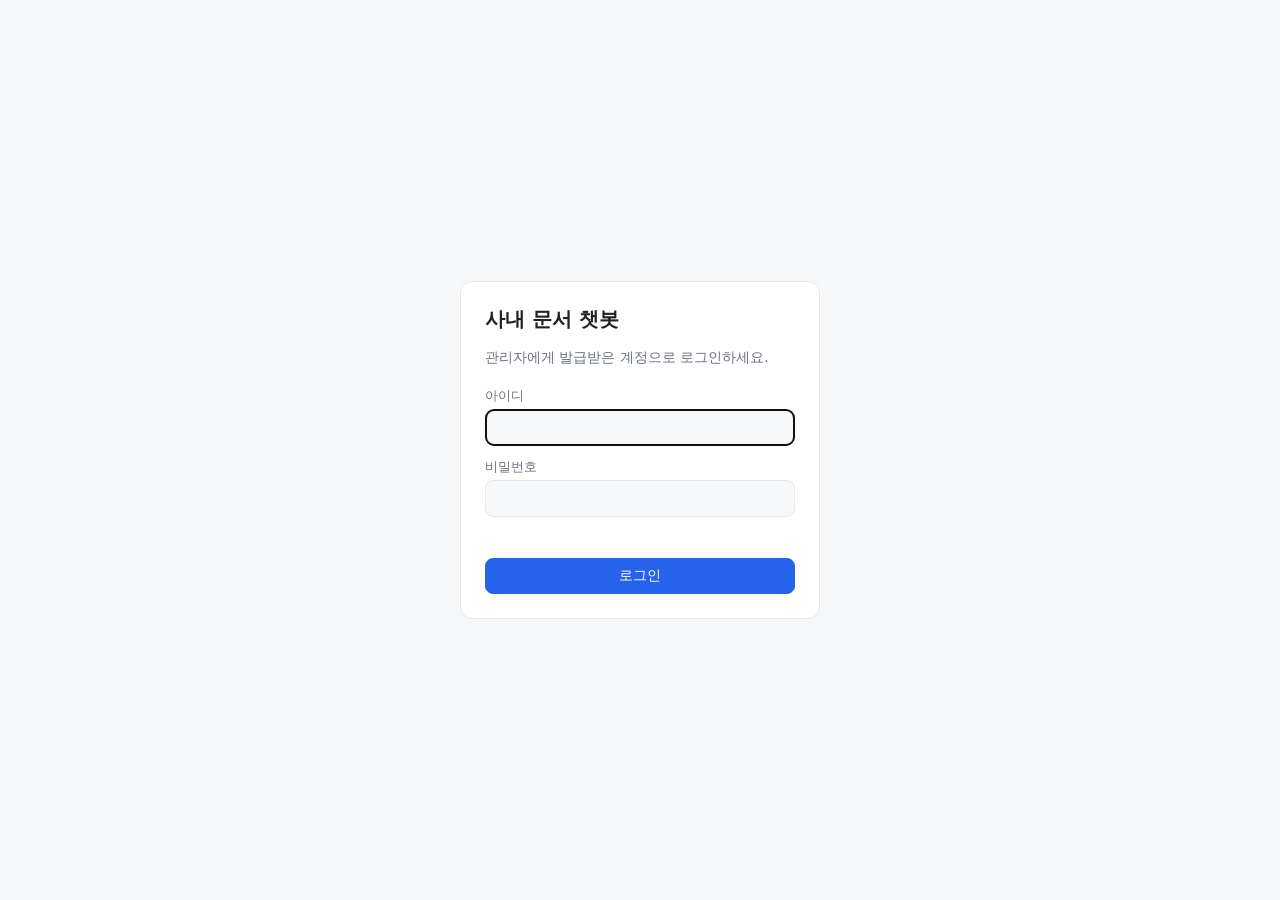
<file: static/index.html>
<!doctype html>
<html lang="ko">
<head>
<meta charset="utf-8">
<meta name="viewport" content="width=device-width, initial-scale=1, viewport-fit=cover">
<title>사내 문서 챗봇</title>
<link rel="stylesheet" href="/static/style.css?v=2">
<!-- 화면을 그리기 전에 로그인 확인 → 안 돼 있으면 바로 로그인 화면으로 -->
<script src="/static/common.js"></script>
<script>Auth.require();</script>
</head>
<body>
<div class="chat-page">
  <header>
    <h1>사내 문서 챗봇</h1>
    <span class="who" id="who"></span>
    <nav>
      <a class="btn" id="adminLink" href="/static/admin.html" hidden>관리자</a>
      <button class="btn" id="logout">로그아웃</button>
    </nav>
  </header>
  <div id="log">
    <div class="msg bot">문서 모드: 등록된 문서 내용만 근거로 답해요. 문서에 없으면 답하지 않고 기록해 둬요.
SQL 모드: 상품 DB 조회 SQL을 만들어 드려요. 예를 들면
· 목록: "라이더 목록 보여줘"
· 하위 구조: "CRD001 카드에 연결된 하위 오브젝트"
· 상위 구조: "FEE01 수수료가 붙은 상위 상품"
· 속성: "INS001 보험상품의 보험기간이랑 납입기간 알려줘"</div>
  </div>
  <form class="chat-form" id="form">
    <div class="mode-toggle" role="group" aria-label="질문 모드">
      <button type="button" data-mode="doc" aria-pressed="true">문서</button>
      <button type="button" data-mode="sql" aria-pressed="false">SQL</button>
    </div>
    <input id="q" autocomplete="off" placeholder="질문을 입력하세요" autofocus>
    <button class="btn primary" id="send">보내기</button>
  </form>
</div>
<script>
  if (Auth.require()) {
    document.getElementById("who").textContent = Auth.username + (Auth.role === "admin" ? " (관리자)" : "");
    document.getElementById("adminLink").hidden = Auth.role !== "admin";
  }
  document.getElementById("logout").addEventListener("click", Auth.logout);

  const log = document.getElementById("log");
  const form = document.getElementById("form");
  const input = document.getElementById("q");
  const send = document.getElementById("send");

  function add(text, cls) {
    const div = document.createElement("div");
    div.className = "msg " + cls;
    div.textContent = text;
    log.appendChild(div);
    log.scrollTop = log.scrollHeight;
    return div;
  }

  function addMeta(bubble, text) {
    const meta = document.createElement("div");
    meta.className = "meta";
    meta.textContent = text;
    bubble.appendChild(meta);
  }

  // ── 질문 모드: 문서(RAG) / SQL(Text-to-SQL). 마지막 선택은 이 브라우저에 기억 ──
  const PLACEHOLDER = {
    doc: "질문을 입력하세요",
    sql: "예: CRD001 카드에 연결된 하위 오브젝트",
  };
  let mode = "doc";
  try { if (localStorage.getItem("chatMode") === "sql") mode = "sql"; } catch {}

  function setMode(next) {
    mode = next;
    for (const b of document.querySelectorAll(".mode-toggle button")) {
      const on = b.dataset.mode === mode;
      b.classList.toggle("active", on);
      b.setAttribute("aria-pressed", String(on));
    }
    input.placeholder = PLACEHOLDER[mode];
    try { localStorage.setItem("chatMode", mode); } catch {}
  }
  for (const b of document.querySelectorAll(".mode-toggle button")) {
    b.addEventListener("click", () => { setMode(b.dataset.mode); input.focus(); });
  }
  setMode(mode);


  function copyButton(getText) {
    const btn = document.createElement("button");
    btn.type = "button";
    btn.className = "btn";
    btn.textContent = "복사";
    btn.addEventListener("click", async () => {
      try {
        await navigator.clipboard.writeText(getText());
        btn.textContent = "복사됨";
      } catch {
        btn.textContent = "복사 실패";
      }
      setTimeout(() => { btn.textContent = "복사"; }, 1500);
    });
    return btn;
  }

  function showDocAnswer(bubble, r) {
    bubble.textContent = r.answer;
    if (r.unanswerable) bubble.classList.add("none");
    addMeta(bubble, r.unanswerable
      ? `미답변으로 기록됨 · 최고 점수 ${r.top_score.toFixed(3)}`
      : `출처: ${r.sources.join(", ")} · 최고 점수 ${r.top_score.toFixed(3)}`);
  }

  function showSqlAnswer(bubble, r) {
    if (r.status !== "ok") {
      bubble.textContent = "지원하지 않는 질문이에요: " + (r.message || "");
      bubble.classList.add("none");
      return;
    }
    bubble.textContent = "SQL을 만들었어요. 값이 채워져 있어서 DB 도구에 바로 붙여 넣어 실행할 수 있어요.";
    const block = document.createElement("div");
    block.className = "sql-block";

    const pre = document.createElement("pre");
    // 줄바꿈·들여쓰기는 서버(text_to_sql)가 넣어서 보낸다. 받은 그대로 보여 준다
    pre.textContent = r.rendered_sql;
    const row = document.createElement("div");
    row.className = "row";
    row.appendChild(copyButton(() => pre.textContent));
    block.append(pre, row);
    bubble.appendChild(block);
  }

  // ── 새로고침해도 대화가 이어지도록 최근 2주 대화를 서버 이력에서 불러와 다시 그린다 ──
  async function loadHistory() {
    try {
      const items = await api("/api/history/me");
      for (const h of items) {
        add(h.question, "me");
        const bubble = add("", "bot");
        if (h.mode === "sql") {
          // 이력에는 복사용 SQL(정상) 또는 거절 사유(미답변)가 answer에 저장되어 있다
          showSqlAnswer(bubble, {
            status: h.unanswerable ? "unsupported" : "ok",
            rendered_sql: h.answer,
            message: h.answer,
          });
        } else {
          showDocAnswer(bubble, {
            answer: h.answer,
            unanswerable: h.unanswerable,
            sources: h.sources,
            top_score: h.top_score ?? 0,
          });
        }
      }
    } catch (err) {
      const bubble = add("이전 대화를 불러오지 못했어요: " + err.message, "bot");
      bubble.classList.add("none");
    }
    log.scrollTop = log.scrollHeight;
  }
  if (Auth.token) loadHistory();

  form.addEventListener("submit", async (e) => {
    e.preventDefault();
    const query = input.value.trim();
    if (!query) return;
    add(query, "me");
    input.value = "";
    send.disabled = true;
    const askMode = mode;  // 응답을 기다리는 동안 토글을 바꿔도 보낸 모드로 표시
    const bubble = add(askMode === "sql" ? "SQL을 만드는 중..." : "답변을 찾는 중...", "bot");
    try {
      if (askMode === "sql") {
        showSqlAnswer(bubble, await api("/api/sql", { method: "POST", body: { query } }));
      } else {
        showDocAnswer(bubble, await api("/api/ask", { method: "POST", body: { query } }));
      }
    } catch (err) {
      bubble.textContent = "오류가 발생했어요: " + err.message;
      bubble.classList.add("none");
    } finally {
      send.disabled = false;
      log.scrollTop = log.scrollHeight;
      input.focus();
    }
  });
</script>
</body>
</html>
</file>
<file: static/style.css>
/* 공통 스타일 (채팅, 로그인, 관리자 화면) */
:root {
  --bg: #f6f7f9; --panel: #fff; --text: #1f2328; --muted: #6b7280;
  --line: #e5e7eb; --accent: #2563eb; --accent-text: #fff;
  --warn-bg: #fff7ed; --warn-text: #9a3412;
  --ok-bg: #ecfdf5; --ok-text: #047857;
  --danger: #dc2626;
}
@media (prefers-color-scheme: dark) {
  :root {
    --bg: #0f1115; --panel: #181b21; --text: #e6e8eb; --muted: #9aa1ab;
    --line: #2a2f37; --accent: #3b82f6; --accent-text: #fff;
    --warn-bg: #2a1d12; --warn-text: #fdba74;
    --ok-bg: #0f2a20; --ok-text: #6ee7b7;
    --danger: #f87171;
  }
}
* { box-sizing: border-box; }
body {
  margin: 0; background: var(--bg); color: var(--text);
  font-family: system-ui, -apple-system, "Malgun Gothic", sans-serif;
  font-size: 15px;
}
button, input, select { font: inherit; }

/* 상단 바 */
header {
  display: flex; align-items: center; gap: 12px; flex-wrap: wrap;
  padding: 12px 16px; border-bottom: 1px solid var(--line); background: var(--panel);
}
header h1 { margin: 0; font-size: 17px; flex: 1; min-width: 0; }
header .who { font-size: 13px; color: var(--muted); }
header nav { display: flex; gap: 8px; }

/* 버튼, 입력 */
.btn {
  padding: 8px 14px; border: 1px solid var(--line); border-radius: 8px;
  background: var(--panel); color: var(--text); cursor: pointer; text-decoration: none;
  font-size: 14px; white-space: nowrap;
}
.btn.primary { background: var(--accent); border-color: var(--accent); color: var(--accent-text); }
.btn:disabled { opacity: .5; cursor: default; }
input, select {
  padding: 10px 12px; border: 1px solid var(--line); border-radius: 8px;
  background: var(--bg); color: var(--text); width: 100%;
}
.error { color: var(--danger); font-size: 14px; min-height: 1.2em; }
.muted { color: var(--muted); }

/* ── 로그인 ── */
.login-wrap { min-height: 100dvh; display: grid; place-items: center; padding: 16px; }
.login-card {
  width: 100%; max-width: 360px; background: var(--panel); border: 1px solid var(--line);
  border-radius: 12px; padding: 24px; display: flex; flex-direction: column; gap: 12px;
}
.login-card h1 { margin: 0 0 4px; font-size: 20px; }
.login-card label { font-size: 13px; color: var(--muted); display: flex; flex-direction: column; gap: 4px; }

/* ── 채팅 ── */
.chat-page { display: flex; flex-direction: column; height: 100dvh; }
#log { flex: 1; overflow-y: auto; padding: 16px; display: flex; flex-direction: column; gap: 12px; }
.msg {
  max-width: min(760px, 88%); width: fit-content; padding: 10px 14px; border-radius: 12px;
  line-height: 1.55; white-space: pre-wrap; word-break: break-word;
}
.msg.me { align-self: flex-end; background: var(--accent); color: var(--accent-text); }
.msg.bot { align-self: flex-start; background: var(--panel); border: 1px solid var(--line); }
.msg.bot.none { background: var(--warn-bg); color: var(--warn-text); }
.msg .meta { margin-top: 6px; font-size: 12px; color: var(--muted); }
.chat-form {
  display: flex; gap: 8px; padding: 12px 16px; border-top: 1px solid var(--line); background: var(--panel);
}
.chat-form input { flex: 1; min-width: 0; }

/* 질문 모드 전환 (문서 / SQL) */
.mode-toggle { display: inline-flex; border: 1px solid var(--line); border-radius: 8px; overflow: hidden; flex-shrink: 0; }
.mode-toggle button {
  border: 0; background: transparent; color: var(--muted); padding: 0 12px; cursor: pointer; white-space: nowrap;
}
.mode-toggle button.active { background: var(--accent); color: var(--accent-text); }

/* SQL 답변 */
.sql-block { margin-top: 8px; }
.sql-block pre {
  margin: 0; padding: 10px 12px; border-radius: 8px; background: var(--bg); border: 1px solid var(--line);
  font: 13px/1.5 ui-monospace, SFMono-Regular, Consolas, monospace; white-space: pre; overflow-x: auto;
}
.sql-block .row { display: flex; gap: 8px; align-items: center; margin-top: 6px; }
.sql-block details { margin-top: 8px; font-size: 13px; }
.sql-block summary { cursor: pointer; color: var(--muted); }

/* ── 관리자 ── */
.admin-page main { padding: 16px; max-width: 1200px; margin: 0 auto; }
.tabs { display: flex; gap: 4px; border-bottom: 1px solid var(--line); margin-bottom: 16px; overflow-x: auto; }
.tabs button {
  padding: 10px 14px; border: 0; border-bottom: 2px solid transparent; background: none;
  color: var(--muted); cursor: pointer; white-space: nowrap;
}
.tabs button.active { color: var(--text); border-bottom-color: var(--accent); font-weight: 600; }
.toolbar { display: flex; align-items: center; gap: 8px; margin-bottom: 12px; flex-wrap: wrap; }
.toolbar .count { flex: 1; font-size: 14px; color: var(--muted); }

/* 표: 폰에서는 가로 스크롤 */
.table-wrap { overflow-x: auto; background: var(--panel); border: 1px solid var(--line); border-radius: 10px; }
table { width: 100%; border-collapse: collapse; font-size: 14px; }
th, td { padding: 10px 12px; text-align: left; vertical-align: top; border-bottom: 1px solid var(--line); }
th { background: var(--bg); font-weight: 600; white-space: nowrap; position: sticky; top: 0; }
tr:last-child td { border-bottom: 0; }
td.nowrap { white-space: nowrap; }
td.num { text-align: right; font-variant-numeric: tabular-nums; white-space: nowrap; }
td.long { min-width: 220px; max-width: 420px; }
.badge { display: inline-block; padding: 2px 8px; border-radius: 999px; font-size: 12px; white-space: nowrap; }
.badge.warn { background: var(--warn-bg); color: var(--warn-text); }
.badge.ok { background: var(--ok-bg); color: var(--ok-text); }

.user-form {
  display: grid; grid-template-columns: 1fr 1fr 140px auto; gap: 8px; align-items: end;
  background: var(--panel); border: 1px solid var(--line); border-radius: 10px; padding: 12px; margin-bottom: 8px;
}
.user-form label { font-size: 13px; color: var(--muted); display: flex; flex-direction: column; gap: 4px; }

@media (max-width: 640px) {
  .user-form { grid-template-columns: 1fr; }
  header { padding: 10px 12px; }
  header h1 { font-size: 16px; }
  header nav .btn { padding: 6px 10px; }

  /* 16px 미만이면 아이폰이 입력할 때 화면을 확대한다 */
  input, select { font-size: 16px; }

  /* 채팅: 답변(특히 SQL)은 화면 폭을 다 쓴다 */
  #log { padding: 12px; }
  .msg.me { max-width: 88%; }
  .msg.bot { max-width: 100%; }
  .sql-block pre { font-size: 12px; padding: 8px 10px; }

  /* 입력줄: 모드 토글은 윗줄 전체, 아랫줄은 입력칸 + 보내기 */
  .chat-form {
    flex-wrap: wrap; padding: 8px 12px;
    padding-bottom: calc(8px + env(safe-area-inset-bottom, 0px));
  }
  .mode-toggle { width: 100%; }
  .mode-toggle button { flex: 1; padding: 8px 0; }
}
</file>
